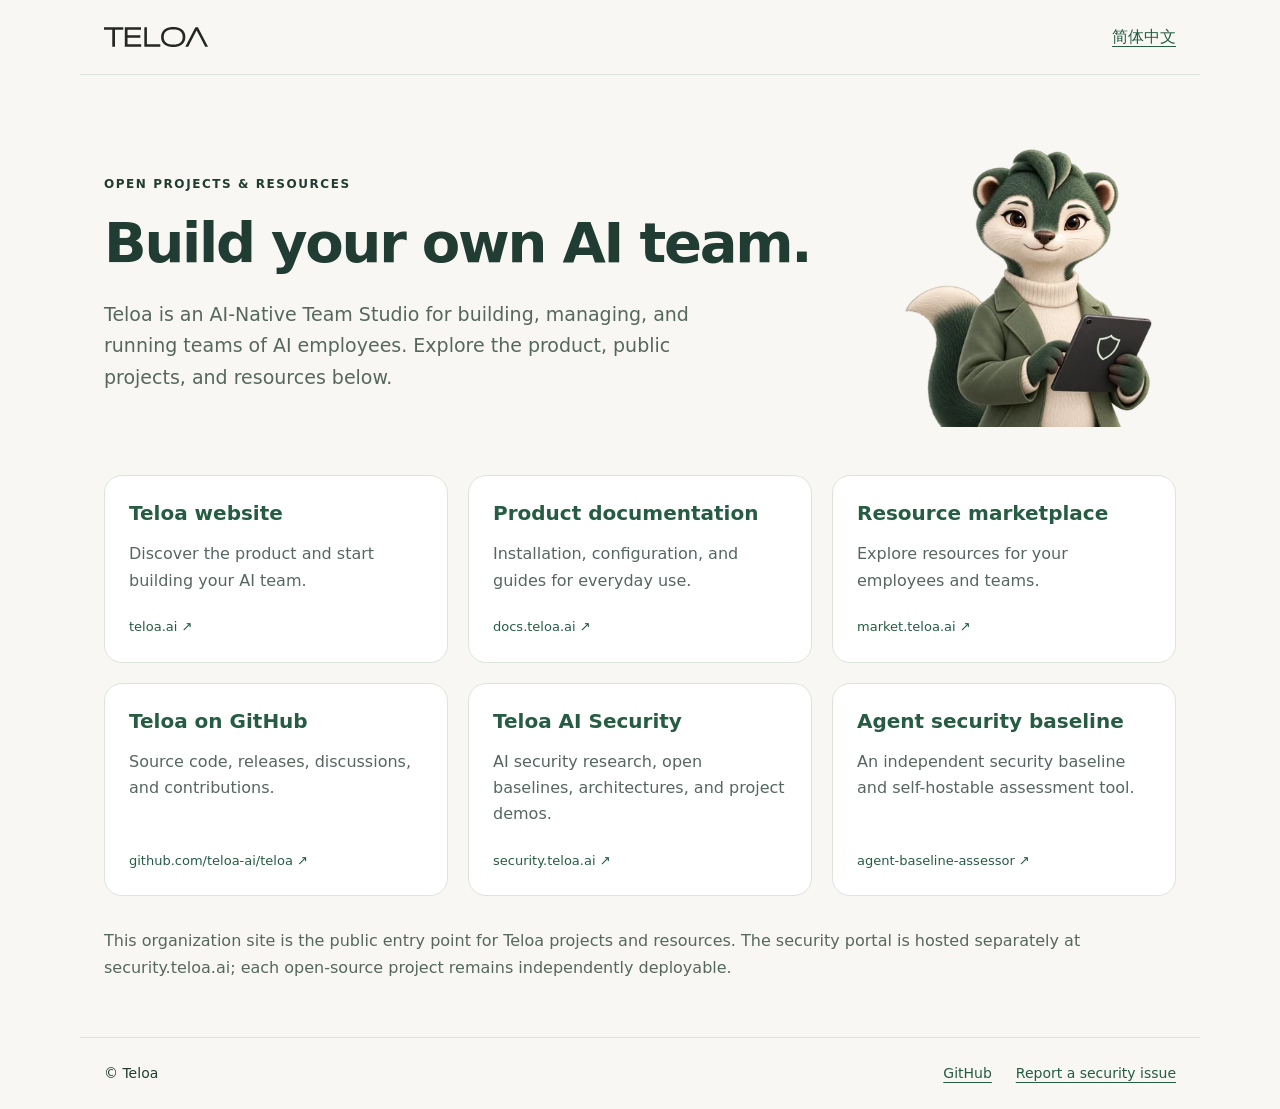
<file: index.html>
<!doctype html>
<html lang="en"><head><meta charset="utf-8"><meta name="viewport" content="width=device-width,initial-scale=1"><meta name="description" content="Teloa public projects, documentation, marketplace, and AI security research."><meta http-equiv="Content-Security-Policy" content="default-src 'none'; img-src 'self'; script-src 'self'; style-src 'self'; base-uri 'none'; form-action 'none'"><link rel="canonical" href="https://teloa-ai.github.io/"><link rel="icon" href="assets/teloa-focused.png"><link rel="stylesheet" href="assets/organization.css"><script defer src="assets/organization.js"></script><title>Teloa · Open Projects and Resources</title></head>
<body><header><a class="wordmark" data-site="website" href="https://www.teloa.ai/en/"><img src="assets/teloa.svg" width="104" height="32" alt="Teloa"></a><a id="language" href="?lang=zh-CN" lang="zh-CN">简体中文</a></header>
<main><section class="intro"><div><p class="eyebrow" data-copy="eyebrow">OPEN PROJECTS &amp; RESOURCES</p><h1 data-copy="title">Build your own AI team.</h1><p data-copy="intro">Teloa is an AI-Native Team Studio for building, managing, and running teams of AI employees. Explore the product, public projects, and resources below.</p></div><img src="assets/teloa-security.webp" width="280" height="280" alt="Teloa the squirrel"></section>
<section class="links" aria-label="Teloa resources">
<a class="card" data-site="website" href="https://www.teloa.ai/en/"><h2 data-copy="website">Teloa website</h2><p data-copy="websiteText">Discover the product and start building your AI team.</p><span>teloa.ai ↗</span></a>
<a class="card" data-site="docs" href="https://docs.teloa.ai/en/"><h2 data-copy="docs">Product documentation</h2><p data-copy="docsText">Installation, configuration, and guides for everyday use.</p><span>docs.teloa.ai ↗</span></a>
<a class="card" data-site="market" href="https://market.teloa.ai/en/"><h2 data-copy="market">Resource marketplace</h2><p data-copy="marketText">Explore resources for your employees and teams.</p><span>market.teloa.ai ↗</span></a>
<a class="card" href="https://github.com/teloa-ai/teloa"><h2 data-copy="github">Teloa on GitHub</h2><p data-copy="githubText">Source code, releases, discussions, and contributions.</p><span>github.com/teloa-ai/teloa ↗</span></a>
<a class="card" data-site="security" href="https://security.teloa.ai/?lang=en"><h2>Teloa AI Security</h2><p data-copy="securityText">AI security research, open baselines, architectures, and project demos.</p><span>security.teloa.ai ↗</span></a>
<a class="card" href="https://github.com/teloa-ai/agent-baseline-assessor"><h2 data-copy="baseline">Agent security baseline</h2><p data-copy="baselineText">An independent security baseline and self-hostable assessment tool.</p><span>agent-baseline-assessor ↗</span></a>
</section><p class="note" data-copy="note">This organization site is the public entry point for Teloa projects and resources. The security portal is hosted separately at security.teloa.ai; each open-source project remains independently deployable.</p></main>
<footer><span>© Teloa</span><a href="https://github.com/teloa-ai">GitHub</a><a href="https://security.teloa.ai/report/" data-site="report" data-copy="report">Report a security issue</a></footer></body></html>
</file>
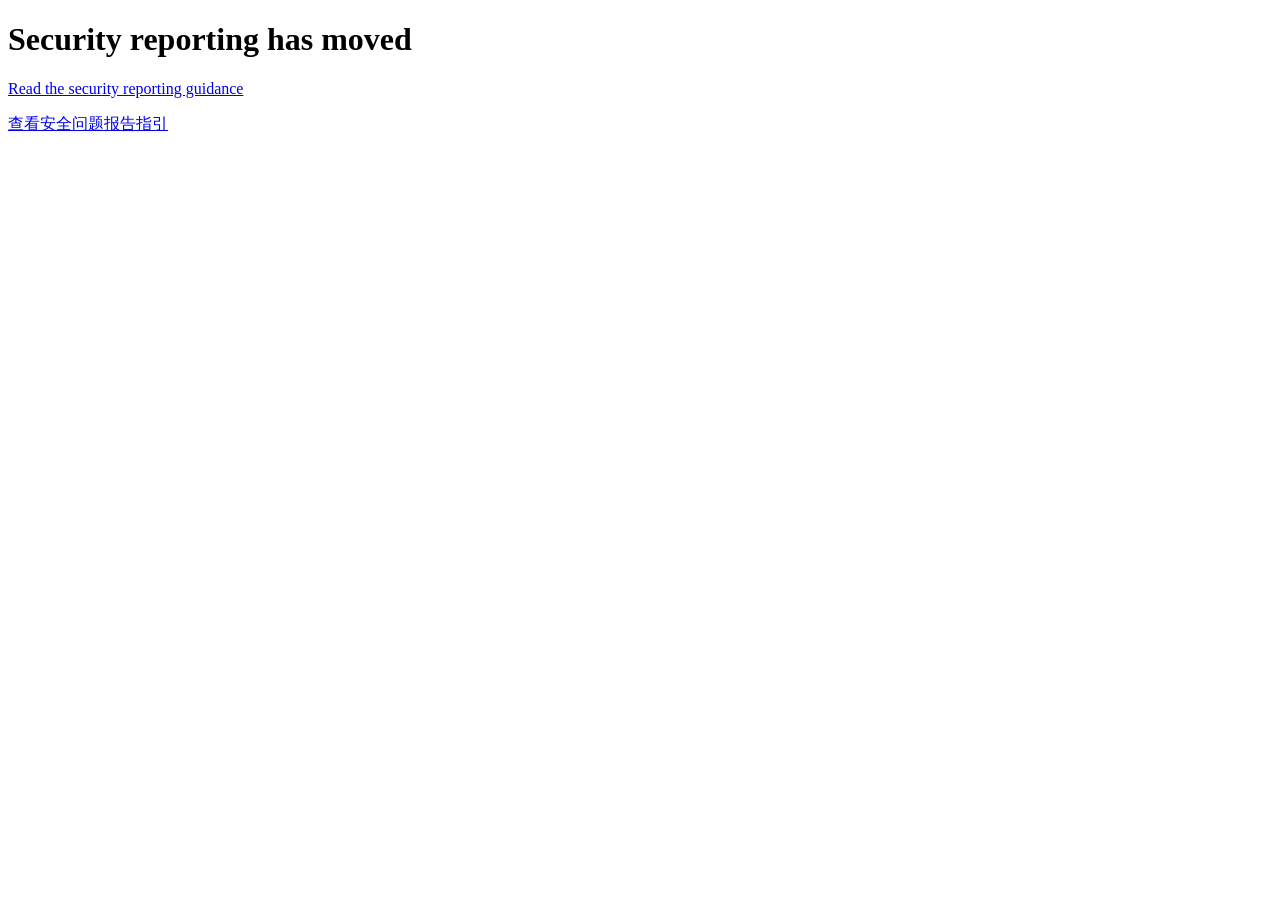
<file: report/index.html>
<!doctype html><html lang="en"><head><meta charset="utf-8"><meta name="viewport" content="width=device-width,initial-scale=1"><meta http-equiv="Content-Security-Policy" content="default-src 'none'; base-uri 'none'; form-action 'none'"><link rel="canonical" href="https://security.teloa.ai/report/"><title>Security reporting has moved · Teloa</title></head><body><h1>Security reporting has moved</h1><p><a href="https://security.teloa.ai/report/">Read the security reporting guidance</a></p><p lang="zh-CN"><a href="https://security.teloa.ai/report/?lang=zh-CN">查看安全问题报告指引</a></p></body></html>
</file>
<file: assets/organization.css>
:root{color-scheme:light dark;--bg:#f8f7f3;--surface:#fff;--ink:#213c32;--muted:#56675f;--border:#dce4dc;--link:#255c43}*{box-sizing:border-box}body{margin:0;background:var(--bg);color:var(--ink);font:16px/1.65 system-ui,-apple-system,BlinkMacSystemFont,"Segoe UI",sans-serif}a{color:var(--link);text-underline-offset:4px}a:focus-visible{outline:3px solid #ad8957;outline-offset:5px}header,main,footer{max-width:1120px;margin:auto;padding:24px}header,footer{display:flex;align-items:center;gap:24px}header{justify-content:space-between;border-bottom:1px solid var(--border)}.wordmark{display:flex}.wordmark img{max-width:100%;height:auto}.intro{display:grid;grid-template-columns:1fr 280px;gap:48px;align-items:center;padding:48px 0}.intro>img{max-width:100%;height:auto}.eyebrow{font-size:12px;letter-spacing:.13em;font-weight:700}h1{font-size:clamp(32px,5vw,56px);line-height:1.15;letter-spacing:-.04em;margin:16px 0 24px}h2{font-size:20px;line-height:1.35;margin:0}.intro p:not(.eyebrow){max-width:650px;color:var(--muted);font-size:19px}.links{display:grid;grid-template-columns:repeat(3,minmax(0,1fr));gap:20px}.card{display:flex;flex-direction:column;padding:24px;border:1px solid var(--border);border-radius:18px;background:var(--surface);text-decoration:none}.card:hover{border-color:var(--link)}.card p{color:var(--muted);margin:14px 0 22px}.card span{font-size:13px;margin-top:auto;overflow-wrap:anywhere}.note{color:var(--muted);margin:32px 0}footer{border-top:1px solid var(--border);font-size:14px;flex-wrap:wrap}footer span{margin-right:auto}@media(max-width:800px){.links{grid-template-columns:repeat(2,minmax(0,1fr))}.intro{grid-template-columns:1fr 180px;gap:24px}}@media(max-width:520px){header,main,footer{padding:20px}.intro{grid-template-columns:1fr;padding:28px 0;gap:12px}.intro>img{width:180px;justify-self:center;grid-row:1}.links{grid-template-columns:1fr}}@media(prefers-color-scheme:dark){:root{--bg:#14251d;--surface:#1b3025;--ink:#e9eee7;--muted:#b9c8bc;--border:#365343;--link:#b3d7b6}.wordmark img{filter:brightness(0) invert(1)}}
</file>
